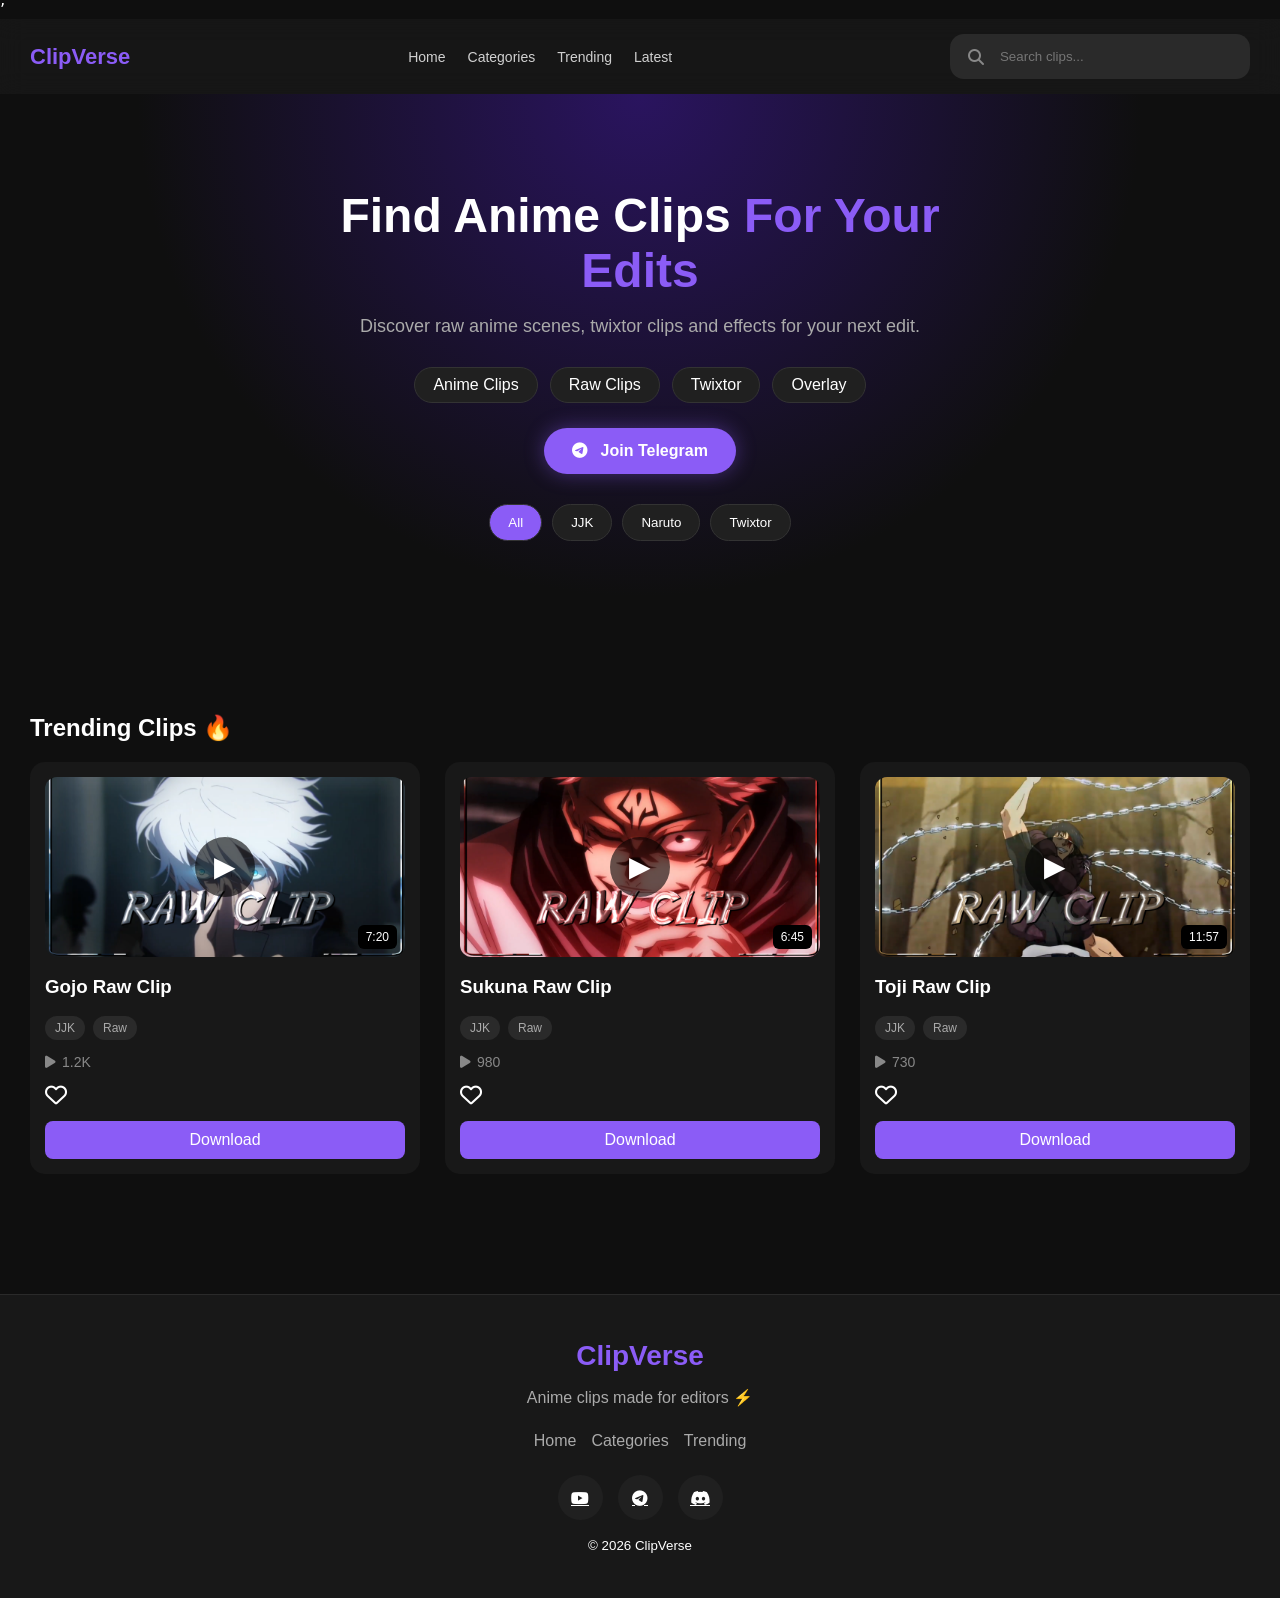
<file: index.html>
ʼ<!DOCTYPE html>  <html>  
<head>  
  <meta http-equiv="CONTENT-TYPE" content="text/html; charset=UTF-8">  
  <meta name="viewport" content="width=device-width, initial-scale=1.0"> 
  <meta name="description"
content="Download free anime raw clips, twixtors and overlays for editing. High quality anime clips for editors.">
<meta property="og:title" content="ClipVerse">

<meta property="og:description"
content="Free Anime Clips & Twixtors">

<meta property="og:image"
content="favicon.png">
<meta name="theme-color" content="#8b5cf6">
  <title>ClipVerse | Free Anime Clips & Twixtors</title>  
  <link rel="icon" type="image/png" href="favicon.png">  
  <link rel="stylesheet" href="cv.css">  
  <link rel="stylesheet" href="https://cdnjs.cloudflare.com/ajax/libs/font-awesome/6.5.1/css/all.min.css">  
  <!-- Google Analytics -->
<script async src="https://www.googletagmanager.com/gtag/js?id=G-72BLHPJLW4"></script>
<script>
  window.dataLayer = window.dataLayer || [];
  function gtag(){dataLayer.push(arguments);}
  gtag('js', new Date());

  gtag('config', 'G-72BLHPJLW4');
</script>
  <script type="application/ld+json">
{
  "@context":"https://schema.org",
  "@type":"WebSite",
  "name":"ClipVerse",
  "url":"https://diyorbekshukurjonov260-sudo.github.io/clipverse/",
  "description":"Free Anime Raw Clips, Twixtors and Overlays for Editing.",
  "publisher":{
    "@type":"Organization",
    "name":"ClipVerse"
  },
  "potentialAction":{
    "@type":"SearchAction",
    "target":"https://diyorbekshukurjonov260-sudo.github.io/clipverse/?search={search_term_string}",
    "query-input":"required name=search_term_string"
  }
}
  </script>
</head>  
<body>  
  <!-- LOADER -->  <div id="loader">    <div class="loader-logo">  
    ClipVerse  
  </div>    <div class="loader-bar"></div>  </div>    <!-- HEADER-->  <header class="header">    <div class="mobile-top">    <div class="logo">  
    ClipVerse  
  </div>    <button class="menu-toggle">  
    ☰  
  </button>  </div>    <nav class="nav">  
    <a href="#">Home</a>  
    <a href="#">Categories</a>  
    <a href="#">Trending</a>  
    <a href="#">Latest</a>  
  </nav>  <div class="search-box">  <i class="search-icon fa-solid fa-magnifying-glass"></i>

<input   
id="search"  
type="text"   
placeholder="Search clips..." />

</div>  </header>  
  <section class="hero">    <div class="hero-content">  <h1>  
  Find Anime Clips  
  <span>For Your Edits</span>  
</h1>  

<p>  
  Discover raw anime scenes, twixtor clips  
  and effects for your next edit.  
</p>  


<div class="hero-tags">  

  <span>Anime Clips</span>  
  <span>Raw Clips</span>  
  <span>Twixtor</span>  
  <span>Overlay</span>  

</div>  
<!-- TG JOIN BTN -->  
<a

href="https://t.me/darkaura31"
target="_blank"
class="join-btn"

> 

<i class="fa-brands fa-telegram"></i>
Join Telegram
</a>
<!-- FILTER -->

<div class="filters">

  <button class="filter-btn active" data-filter="all">  
    All  
  </button>    <button class="filter-btn" data-filter="jjk">  
    JJK  
  </button>    <button class="filter-btn" data-filter="naruto">  
    Naruto  
  </button>    <button class="filter-btn" data-filter="twixtor">  
    Twixtor  
  </button>  </div>    </div>  </section>  
  <section class="clips">    <h2>Trending Clips 🔥</h2>    <div class="clip-grid">  <div class="clip-card">  
  <!-- Eski img

  <div class="clip-image">  <img src="/storage/emulated/0/CLIP VERSE/assets/a824788a29809b2d04c642c94a3133f2.jpg" alt="Gojo Twixtor" loading="lazy">  
     <div class="play-icon">

▶

</div>  
    <span class="duration">  
      0:15  
    </span>    </div>  
      -->  
      <!-- VIDEO PREVIEW -->  
      <div class="clip-image">  
        <!-- eski vd tegi  
  <video  
    class="preview-video"  
    muted  
    loop  
    playsinline  
  >  
    <source src="/storage/emulated/0/DCIM/CLIP VERSE/clips/gojo.mp4" type="video/mp4">  
  </video>  
        -->  
        <video  
  class="preview-video"  
  data-video="https://pub-a57c6da870a241c78373ba9ae8d5dae4.r2.dev/clips/gojo.mp4"  
  poster="gojo.png"
  muted  
  loop  
  playsinline  
>  
  <source src="https://pub-a57c6da870a241c78373ba9ae8d5dae4.r2.dev/clips/gojo.mp4" type="video/mp4">  
</video>    <div class="play-icon">▶</div>  <span class="duration">7:20</span>

</div>    <h3>Gojo Raw Clip</h3>    <div class="tags">  <span>JJK</span>  
<span>Raw</span>

  </div>    <p class="views">  
  <i class="fa-solid fa-play"></i>  
  1.2K  
</p>  <div class="actions">  
  <span class="like-btn">  
  <i class="fa-regular fa-heart"></i>  
</span>  
</div>  
      <!--eski download btn  
  <button class="download-btn" type="button">  
    Download  
  </button>  
-->  
      <a  
  href="https://pub-a57c6da870a241c78373ba9ae8d5dae4.r2.dev/clips/gojo.mp4"  
  download  
  class="download-btn"  
>  
  Download  
</a>  
</div>  <div class="clip-card">  
  <!-- ESKI

  <div class="clip-image">  <img src="/storage/emulated/0/CLIP VERSE/assets/b58b9296338306daee3c986e0fd7df9d.jpg" alt="Naruto Twixtor" loading="lazy">  
  
<div class="play-icon">

▶

</div>  <span class="duration">  
  0:15  
</span>

  </div>  
-->  
      <div class="clip-image">  
        <!--eski video tegi  
  <video  
    class="preview-video"  
    muted  
    loop  
    playsinline  
  >  
    <source src="/storage/emulated/0/DCIM/CLIP VERSE/clips/naruto.mp4" type="video/mp4">  
  </video>  
        -->  
        <video  
  class="preview-video"  
  data-video="https://pub-a57c6da870a241c78373ba9ae8d5dae4.r2.dev/clips/sukuna.mp4"  
  poster="sukuna.png"
  muted  
  loop  
  playsinline  
>  
  <source src="https://pub-a57c6da870a241c78373ba9ae8d5dae4.r2.dev/clips/sukuna.mp4" type="video/mp4">  
</video>    <div class="play-icon">▶</div>  <span class="duration">6:45</span>

</div>    <h3>Sukuna Raw Clip</h3>    <div class="tags">  <span>JJK</span>  
<span>Raw</span>

  </div>    <p class="views">  
  <i class="fa-solid fa-play"></i>  
  980
</p>  <div class="actions">  
  <span class="like-btn">  
  <i class="fa-regular fa-heart"></i>  
</span>  
</div>  
      <!--eski download       
  <button class="download-btn" type="button">  
    Download  
  </button>  
-->  
      <a  
  href="https://pub-a57c6da870a241c78373ba9ae8d5dae4.r2.dev/clips/sukuna.mp4"  
  download  
  class="download-btn"  
>  
  Download  
</a>  
</div>  <div class="clip-card">  
  <!--ESKI

  <div class="clip-image">  <img src="/storage/emulated/0/CLIP VERSE/assets/aceea97935b99ce2facf4129288da223.jpg" alt="JJK Twixtor" loading="lazy">

<div class="play-icon">  
  ▶  
</div>  
    <span class="duration">  
      0:15  
    </span>    </div>  
-->  
      <div class="clip-image">  
        <!--eski video tegi  
  <video  
    class="preview-video"  
    muted  
    loop  
    playsinline  
  >  
    <source src="/storage/emulated/0/DCIM/CLIP VERSE/clips/jjk.mp4" type="video/mp4">  
  </video>  
        -->  
        <video  
  class="preview-video"  
  data-video="https://pub-a57c6da870a241c78373ba9ae8d5dae4.r2.dev/clips/toji.mp4"  
  poster="toji.png"
  muted  
  loop  
  playsinline  
>  
  <source src="https://pub-a57c6da870a241c78373ba9ae8d5dae4.r2.dev/clips/toji.mp4" type="video/mp4">  
  </video>  
  <div class="play-icon">▶</div>  <span class="duration">11:57</span>

</div>    <h3>Toji Raw Clip</h3>    <div class="tags">  <span>JJK</span>  
<span>Raw</span>

  </div>    <p class="views">  
  <i class="fa-solid fa-play"></i>  
  730
</p>  <div class="actions">  
  <span class="like-btn">  
  <i class="fa-regular fa-heart"></i>  
</span>  
</div>  
      <!--eski download btn  
  <button class="download-btn" type="button">  
    Download  
  </button>  
-->  
      <a  
  href="https://pub-a57c6da870a241c78373ba9ae8d5dae4.r2.dev/clips/toji.mp4"  
  download  
  class="download-btn"  
>  
  Download  
</a>  
</div>    </div>  
    <p id="empty">  
  Nothing found 🔍  
</p>  </section>    <div class="toast">  
  Downloaded ✓  
</div>    <footer class="footer">    <div class="footer-logo">  
    ClipVerse  
  </div>    <p>  
    Anime clips made for editors ⚡  
  </p>    <div class="footer-links">  <a href="#">Home</a>  
<a href="#">Categories</a>  
<a href="#">Trending</a>

  </div>    <div class="socials">  <a href="https://youtube.com/@darkaura31?si=y8wI61m4mWwSSclD">  
  <i class="fa-brands fa-youtube"></i>  
</a>  

<a href="https://t.me/darkaura31">  
  <i class="fa-brands fa-telegram"></i>  
</a>  

<a href="#">  
  <i class="fa-brands fa-discord"></i>  
</a>

  </div>  
    <br>    <small>  
    © 2026 ClipVerse  
  </small>  </footer>  
  <!-- MODAL   <div class="modal">  <span class="close-modal">✕</span>

  <img class="modal-img" src="">  </div>  
  -->  
  <div class="modal">  <span class="close-modal">✕</span>

<video
class="modal-video"
controls

> 

<source src="" type="video/mp4">

  </video>  </div>  <button id="topBtn">⬆</button>

  <script src="cv.js"></script>  </body>  
</html>
</file>
<file: cv.css>
*{
  box-sizing:border-box;
}

body{
  margin:0;
  font-family:Arial,sans-serif;
  background:#0f0f0f;
  color:white;
}


/* ================= HEADER ================= */

.header{
  display:flex;
  align-items:center;
  justify-content:space-between;
  gap:25px;

  padding:15px 30px;
  background:rgba(24,24,24,.8);
  backdrop-filter:blur(12px);
  position:sticky;
  top:0;
  z-index:100;
}


.mobile-top{
  display:flex;
  align-items:center;
  gap:20px;
}


.logo{
  font-size:22px;
  font-weight:bold;
  color:#8b5cf6;
}


/* NAV */

.nav{
  display:flex;
  gap:22px;
}


.nav a{
  color:white;
  text-decoration:none;
  opacity:.8;
  font-size:14px;
  transition:.2s;
}


.nav a:hover{
  color:#8b5cf6;
  opacity:1;
}


/* SEARCH */

.search-box{

  position:relative;

  width:300px;
}


.search-box input{

  width:100%;
  height:45px;

  padding-left:50px;

  border:none;
  outline:none;

  border-radius:14px;

  background:#2a2a2a;
  color:white;

}


.search-icon{

 position:absolute;

 left:18px;
 top:50%;

 transform:translateY(-50%);

 color:#888;

}


/* HAMBURGER */

.menu-toggle{

 display:none;

 font-size:26px;

 cursor:pointer;

}



/* ================= HERO ================= */

.hero{

 min-height:60vh;

 display:flex;

 justify-content:center;
 align-items:center;

 text-align:center;

 padding:60px 20px;


 background:
 radial-gradient(circle at top,#2a145f,#0f0f0f 60%);

}


.hero-content{

 max-width:700px;

}


.hero h1{

 font-size:48px;

 margin:0;

}


.hero h1 span{

 color:#8b5cf6;

}


.hero p{

 color:#aaa;

 font-size:18px;

}


.hero-tags{

 display:flex;

 justify-content:center;

 gap:12px;

 flex-wrap:wrap;

 margin-top:30px;

}


.hero-tags span{

 background:#202020;

 border:1px solid #333;

 padding:8px 18px;

 border-radius:20px;

 transition:.2s;

}


.hero-tags span:hover{

 background:#8b5cf6;

}



/* ================= CATEGORY ================= 


.categories{

 padding:40px 30px;

}


.category-list{

 display:flex;

 gap:12px;

 flex-wrap:wrap;

}


.category-list button{

 background:#181818;

 color:white;

 border:1px solid #333;

 padding:10px 20px;

 border-radius:25px;

 cursor:pointer;

 transition:.2s;

}


.category-list button:hover{

 background:#8b5cf6;

}
zarar qilmaydi keyinchalik kerak bolsa*/


/* ================= CARDS ================= */


.clips{

 padding:60px 30px;

}


.clip-grid{

 display:grid;

 grid-template-columns:repeat(3,1fr);

 gap:25px;

}



.clip-card{

 background:#181818;

 padding:15px;

 border-radius:15px;

 transition:.25s;

}


.clip-card:hover{

 transform:translateY(-6px);

}



.clip-image{

 height:180px;

 position:relative;

 overflow:hidden;

 border-radius:12px;

 background:#252525;

}



.clip-image img{

 width:100%;

 height:100%;

 object-fit:cover;

}



.duration{

 position:absolute;

 bottom:8px;
 right:8px;

 background:#000;

 padding:5px 8px;

 border-radius:6px;

 font-size:12px;

}



.tags{

 display:flex;
 gap:8px;

}


.tags span{

 background:#2a2a2a;

 padding:5px 10px;

 border-radius:15px;

 font-size:12px;

 color:#aaa;

}



.views{

  color:#888;

  display:flex;

  align-items:center;

  gap:6px;

  font-size:14px;

}



.clip-card button{

 width:100%;

 margin-top:15px;

 padding:10px;

 border:none;

 border-radius:8px;

 background:#8b5cf6;

 color:white;

 cursor:pointer;

}



/* ================= FOOTER ================= */


.footer{

 margin-top:60px;

 padding:45px 20px;

 background:#181818;

 text-align:center;

 border-top:1px solid #2a2a2a;

}



.footer-logo{

 font-size:28px;

 font-weight:bold;

 color:#8b5cf6;

}



.footer p{

 color:#aaa;

}



.footer-links{

 display:flex;

 justify-content:center;

 gap:15px;

 margin:25px;

}


.footer-links a{

 color:#aaa;

 text-decoration:none;

}



.socials{

 display:flex;

 justify-content:center;

 gap:15px;

}



.socials a{

 width:45px;
 height:45px;

 display:flex;

 align-items:center;
 justify-content:center;

 border-radius:50%;

 background:#202020;

 color:white;

 transition:.2s;

}


.socials a:hover{

 background:#8b5cf6;

 transform:translateY(-5px);

}




/* ================= MOBILE ================= */


@media(max-width:768px){


.header{

 flex-direction:column;

 padding:15px 20px;

}



.mobile-top{

 width:100%;

 justify-content:space-between;

}



.menu-toggle{

 display:block;

}



.nav{

 display:none;

 width:100%;

 flex-direction:column;

 background:#202020;

 padding:15px;

 border-radius:10px;

}



.nav.active{

 display:flex;

}



.search-box{

 width:100%;

}



.search-box input{

 height:55px;

 font-size:17px;

}



.hero h1{

 font-size:34px;

}



.clip-grid{

 grid-template-columns:1fr;

}



.clips{

 padding:40px 20px;

}


}

/* ================= CARD PRO ================= */


.clip-card{

 position:relative;

 overflow:hidden;

}


.clip-card::before{

 content:"";

 position:absolute;

 inset:0;

 border-radius:15px;

 background:linear-gradient(
 45deg,
 #8b5cf6,
 transparent
 );

 opacity:0;

 transition:.3s;

 pointer-events:none;

}


.clip-card:hover::before{

 opacity:.15;

}


.clip-image img{

 transition:.4s;

}


.clip-card:hover img{

 transform:scale(1.08);

}
.download-btn{

 transition:.2s;

}


.download-btn:hover{

 transform:scale(1.03);

 box-shadow:0 0 20px #8b5cf6;

}
#empty{
  display:none;
  text-align:center;
  color:#aaa;
  margin-top:20px;
}
.toast{

 position:fixed;

 bottom:30px;
 left:50%;
 right:auto;

 transform:translateX(-50%) translateY(20px);

 background:#8b5cf6;
 color:white;

 padding:12px 25px;

 border-radius:20px;

 opacity:0;

 transition:.3s;

 z-index:999;

 box-shadow:0 0 25px #8b5cf6;

}

.toast.show{

 opacity:1;

 transform:translateX(-50%) translateY(0);

}
/*
.toast{

 position:fixed;

 bottom:30px;
 right:30px;

 background:#8b5cf6;
 color:white;

 padding:12px 20px;

 border-radius:10px;

 opacity:0;
 transform:translateY(20px);

 transition:.3s;

 z-index:999;

}


.toast.show{

 opacity:1;
 transform:translateY(0);

}
toast ong*/

.actions{
  margin-top:10px;
}

.like-btn{
  font-size:24px;
  cursor:pointer;
  user-select:none;
  transition:.2s;
}

.like-btn i{

  font-size:22px;

}

.like-btn:hover{
  transform:scale(1.2);
}

.like-btn.active{
  color:#ff4d6d;
}
.filters{

 display:flex;
 justify-content:center;
 gap:10px;

 flex-wrap:wrap;

 margin-top:30px;

}

.filter-btn{

 background:#202020;
 color:white;

 border:1px solid #333;

 padding:10px 18px;

 border-radius:20px;

 cursor:pointer;

 transition:.2s;

}

.filter-btn:hover{

 background:#8b5cf6;

}

.filter-btn.active{

 background:#8b5cf6;

}
/* MODAL */

.modal{

  position:fixed;
  inset:0;

  background:rgba(0,0,0,.9);

  display:none;

  justify-content:center;
  align-items:center;

  z-index:9999;

}

.modal.show{

  display:flex;

}

.modal-img{

  max-width:90%;
  max-height:80%;

  border-radius:15px;

}

.close-modal{

  position:absolute;

  top:20px;
  right:25px;

  font-size:35px;

  cursor:pointer;

  color:white;

}

/* BACK TO TOP */

#topBtn{

  position:fixed;

  bottom:30px;
  right:25px;

  width:50px;
  height:50px;

  border:none;
  border-radius:50%;

  background:#8b5cf6;
  color:white;

  font-size:22px;

  cursor:pointer;

  display:none;

  z-index:999;

  box-shadow:0 0 20px #8b5cf6;

  transition:.3s;

}

#topBtn:hover{

  transform:scale(1.1);

}
/*Download button uchun*/

.download-btn{

  display:block;

  width:100%;

  margin-top:15px;

  padding:10px;

  border:none;

  border-radius:8px;

  background:#8b5cf6;

  color:white;

  text-decoration:none;

  text-align:center;

  cursor:pointer;

}
.modal-video{

  width:90%;
  max-width:900px;

  border-radius:15px;

}
/* PLAY ICON */

.play-icon{
  
  pointer-events: none;

  position:absolute;

  top:50%;
  left:50%;

  transform:
  translate(-50%,-50%);

  width:60px;
  height:60px;

  border-radius:50%;

  background:rgba(0,0,0,.6);

  display:flex;
  align-items:center;
  justify-content:center;

  font-size:28px;

}
/* JOIN TG BTN */
.join-btn{

  display:inline-block;

  margin-top:25px;

  padding:14px 28px;

  background:#8b5cf6;

  color:white;

  text-decoration:none;

  border-radius:30px;

  font-weight:bold;

  transition:.3s;

  box-shadow:0 0 20px rgba(139,92,246,.4);

}

.join-btn:hover{

  transform:translateY(-3px);

  box-shadow:0 0 30px #8b5cf6;

}
.join-btn i{
  margin-right:8px;
}

/* VIDEO PREVIEW */

.preview-video{

  width:100%;
  height:100%;

  object-fit:cover;

}
/* MODAL VIDEO */

.modal-video{

  width:95%;
  max-width:1200px;

  max-height:90vh;

  border-radius:15px;

}
/* ================= LOADER ================= */

#loader{

  position:fixed;
  inset:0;

  background:#0f0f0f;

  display:flex;
  flex-direction:column;

  justify-content:center;
  align-items:center;

  z-index:99999;

  transition:.6s;

}

#loader.hide{

  opacity:0;
  visibility:hidden;

}

.loader-logo{

  font-size:42px;
  font-weight:bold;

  color:#8b5cf6;

  letter-spacing:2px;

  animation:pulse 1.5s infinite;

}

.loader-bar{

  width:180px;
  height:4px;

  margin-top:20px;

  border-radius:20px;

  background:#222;

  overflow:hidden;

}

.loader-bar::before{

  content:"";

  display:block;

  width:40%;

  height:100%;

  background:#8b5cf6;

  animation:loading 1.2s infinite;

}

@keyframes loading{

  from{

    transform:translateX(-100%);

  }

  to{

    transform:translateX(300%);

  }

}

@keyframes pulse{

  0%{

    opacity:.5;

  }

  50%{

    opacity:1;

  }

  100%{

    opacity:.5;

  }

}
</file>
